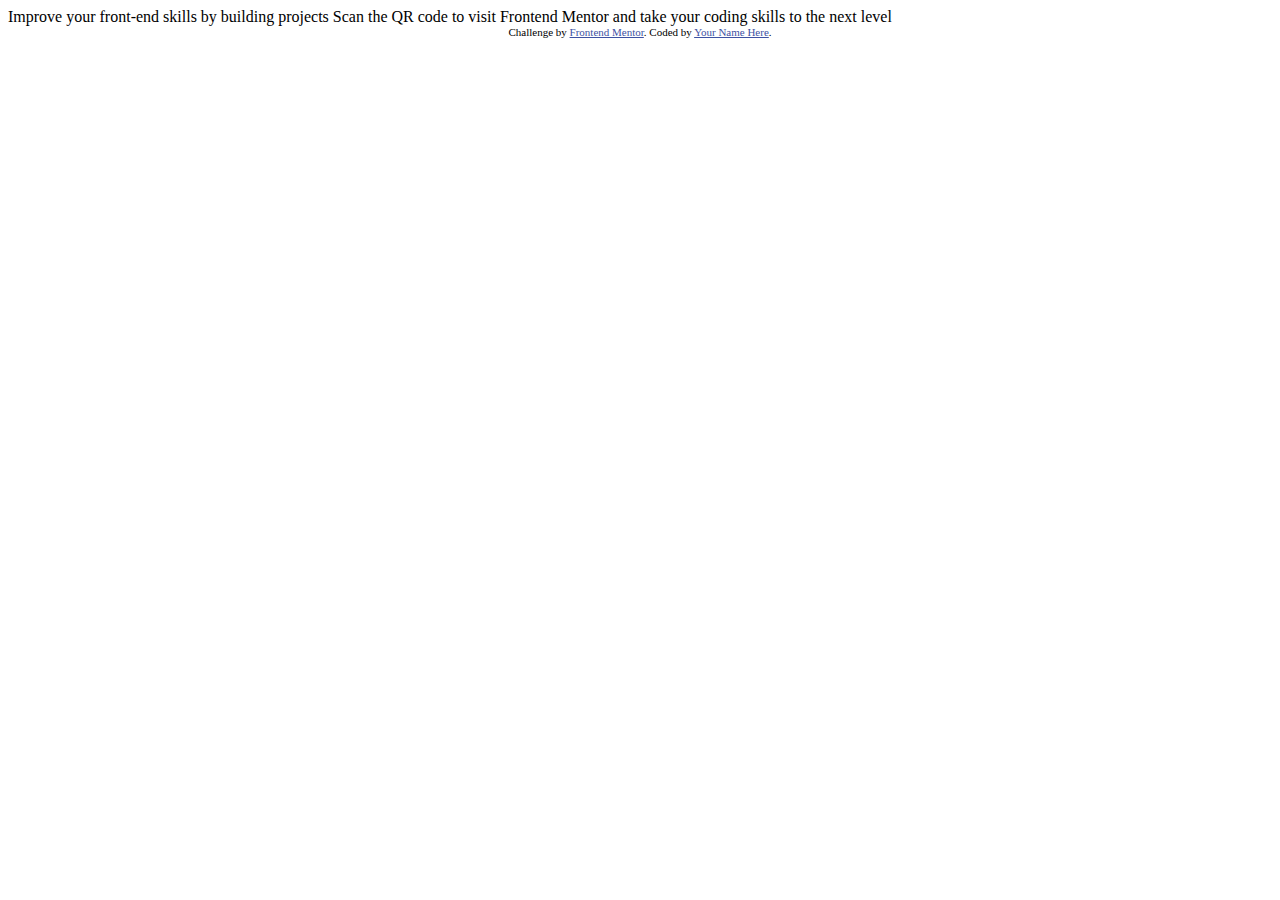
<file: index.html>
<!DOCTYPE html>
<html lang="en">
<head>
  <meta charset="UTF-8">
  <meta name="viewport" content="width=device-width, initial-scale=1.0"> <!-- displays site properly based on user's device -->

  <link rel="icon" type="image/png" sizes="32x32" href="./images/favicon-32x32.png">
  
  <title>Frontend Mentor | QR code component</title>

  <!-- Feel free to remove these styles or customise in your own stylesheet 👍 -->
  <style>
    .attribution { font-size: 11px; text-align: center; }
    .attribution a { color: hsl(228, 45%, 44%); }
  </style>
</head>
<body>

  Improve your front-end skills by building projects

  Scan the QR code to visit Frontend Mentor and take your coding skills to the next level
  
  <div class="attribution">
    Challenge by <a href="https://www.frontendmentor.io?ref=challenge" target="_blank">Frontend Mentor</a>. 
    Coded by <a href="#">Your Name Here</a>.
  </div>
</body>
</html>
</file>
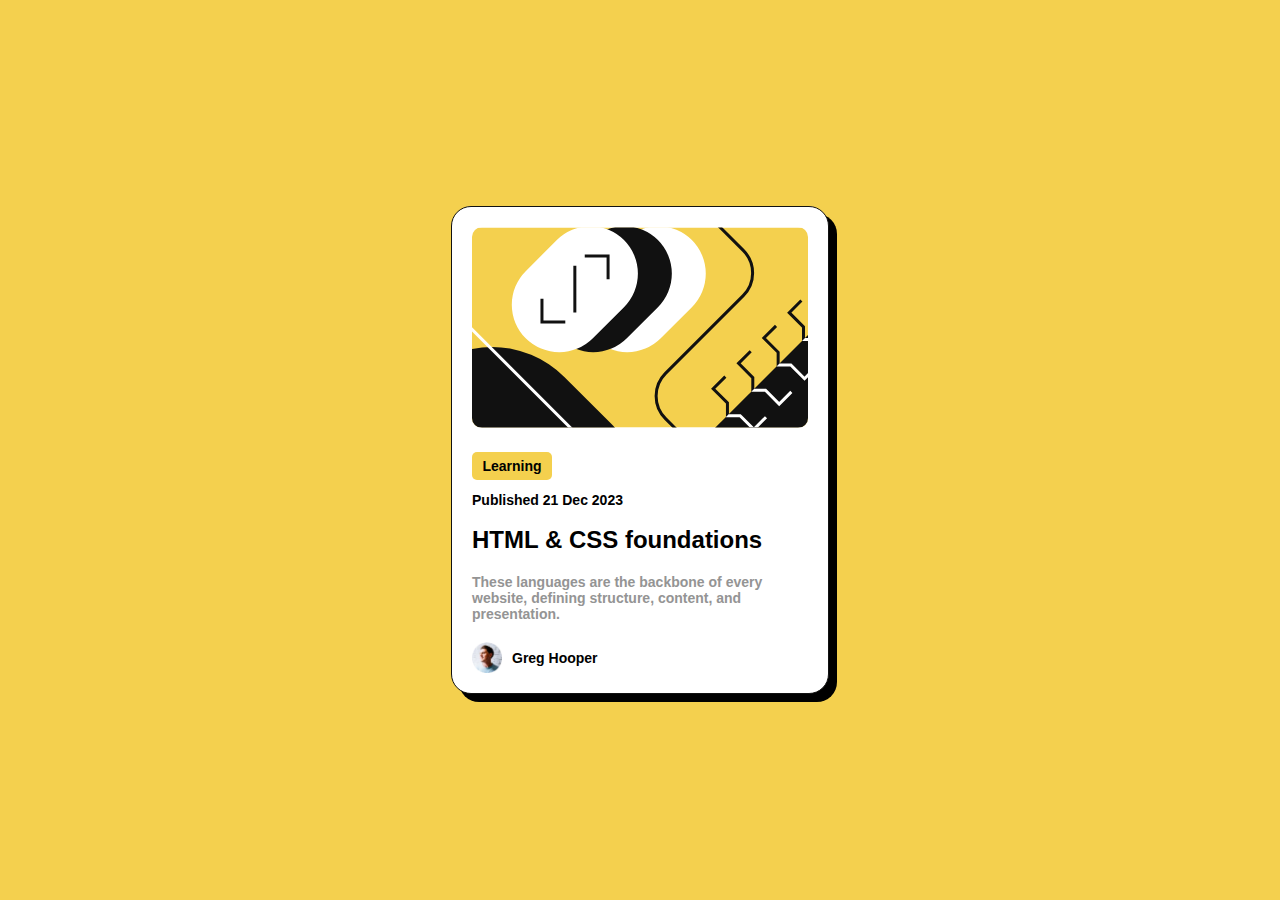
<file: Blog-preview-card/index.html>
<!DOCTYPE html>
<html lang="en">
	<head>
		<meta charset="UTF-8" />
		<meta name="viewport" content="width=device-width, initial-scale=1.0" />
		<link rel="stylesheet" href="./CSS/main.css" />
		<link
			rel="icon"
			type="image/png"
			sizes="32x32"
			href="./assets/images/favicon-32x32.png"
		/>
		<title>Frontend Mentor | Blog preview card</title>
	</head>
	<body>
		<main>
			<img
				src="./assets/images/illustration-article.svg"
				alt="illustration"
				class="illustration"
			/>
			<span>Learning</span>
			<p class="date">Published 21 Dec 2023</p>
			<h1>HTML & CSS foundations</h1>
			<p class="grey">
				These languages are the backbone of every website, defining structure,
				content, and presentation.
			</p>
			<div class="auth">
				<img
					src="./assets/images/image-avatar.webp"
					alt="avatar"
					class="avatar"
				/>
				<p class="name">Greg Hooper</p>
			</div>
		</main>
	</body>
</html>
</file>
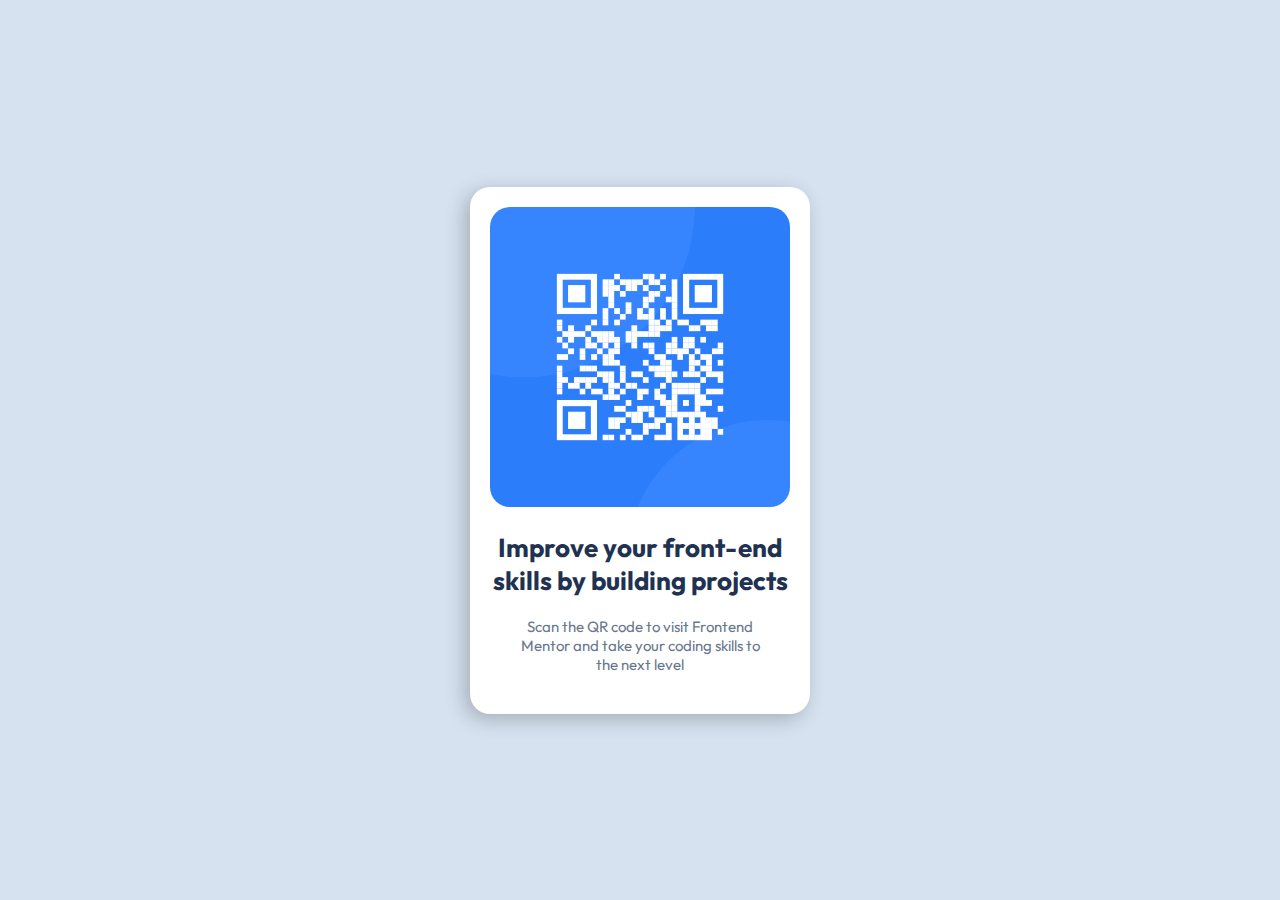
<file: QR-code-component/index.html>
<!DOCTYPE html>
<html lang="en">
	<head>
		<meta charset="UTF-8" />
		<meta name="viewport" content="width=device-width, initial-scale=1.0" />
		<!-- displays site properly based on user's device -->
		<link rel="stylesheet" href="./CSS/main.css" />
		<link
			rel="icon"
			type="image/png"
			sizes="32x32"
			href="./images/favicon-32x32.png"
		/>
		<title>Frontend Mentor | QR code component</title>
	</head>
	<body>
		<div class="container">
            <img src="./images/image-qr-code.png" alt="QR Code Image">
			<p class="blue">Improve your front-end skills by building projects</p>
			<p>
				Scan the QR code to visit Frontend Mentor and take your coding skills to
				the next level
			</p>
		</div>
	</body>
</html>
</file>
<file: Blog-preview-card/CSS/main.css>
@import url(../assets/fonts/Figtree-VariableFont_wght.ttf);

* {
    margin: 0;
    padding: 0;
    box-sizing: border-box;
    --theme: hsl(47, 88%, 63%);
    --size: 14px;
    --weight: 700;
}

h1, p, span {
    font-family: "Figtree", sans-serif;
}

.illustration {
    border-radius: 10px;
    margin-bottom: 20px;
}

span {
    display: flex;
    align-items: center;
    justify-content: center;
    background-color: var(--theme);
    width: 80px;
    height: 28px;
    border-radius: 5px;
    margin-bottom: 12px;
    font-size: var(--size);
    font-weight: var(--weight);
}

.date {
    margin-bottom: 18px;
    font-size: var(--size);
    font-weight: var(--weight);
}

h1 {
    margin-bottom: 20px;
    font-size: 24px;
    font-weight: var(--weight);
    transition-duration: 0.2s;
}

.grey {
    margin-bottom: 20px;
    font-size: var(--size);
    font-weight: var(--weight);
    color: hsl(0, 0%, 58%);
}

body {
    display: flex;
    align-items: center;
    justify-content: center;
    background-color: var(--theme);
    width: 100vw;
    height: 100vh;
}

main {
    background-color: hsl(0, 0%, 100%);
    width: min-content;
    padding: 20px;
    border: 1px solid hsl(0, 0%, 7%);
    border-radius: 20px;
    box-shadow: 8px 8px;
}

.avatar {
    width: 30px;
    margin-right: 10px;
}

.auth {
    display: flex;
    flex-flow: row wrap;
    align-items: center;
}

.name {
    font-size: var(--size);
    font-weight: var(--weight);
}

h1:hover {
    color: var(--theme);
    cursor: pointer;
}
</file>
<file: QR-code-component/CSS/main.css>
@import url("https://fonts.googleapis.com/css2?family=Outfit&display=swap");

* {
    margin: 0;
    box-sizing: border-box;
	--radius: 20px;
}

.blue {
    color: hsl(218, 44%, 22%);
	font-size: 26px;
	font-weight: 700;
	margin-bottom: 0;
}

p {
    font-family: "Outfit", sans-serif;
	text-align: center;
	color: hsl(216, 15%, 48%);
	font-weight: 400;
}

p:last-of-type {
	margin: 20px;
	font-size: 15px;
}

.container {
	width: min-content;
	padding: 20px;
	margin: auto;
	background-color: hsl(0, 0%, 100%);
	border-radius: var(--radius);
    box-shadow: -5px 5px 20px 0px rgba(0, 0, 0, 0.233);
}

body {
    display: flex;
    align-items: center;
    height: 100vh;
	background-color: hsl(212, 45%, 89%);
}

img {
	width: 300px;
    margin-bottom: 20px;
	border-radius: var(--radius);
}
</file>
